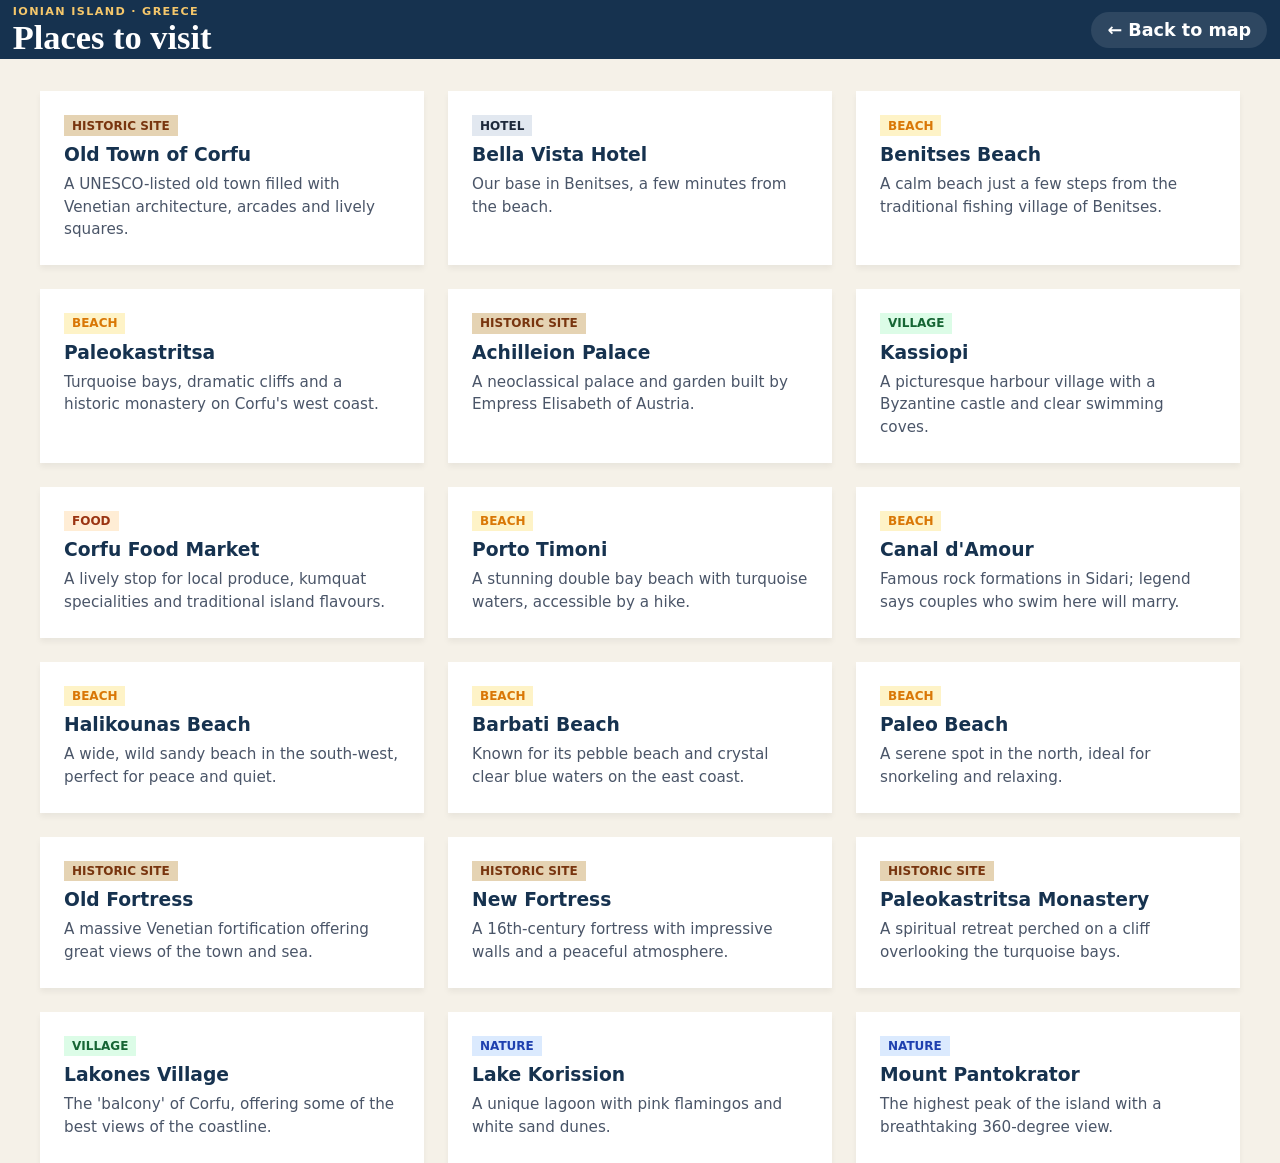
<file: liste.html>
<!DOCTYPE html>
<html lang="en">
<head>
  <meta charset="UTF-8">
  <meta name="viewport" content="width=device-width, initial-scale=1.0">
  <title>Corfu Guide | Places List</title>
  <link rel="stylesheet" href="style.css">
</head>
<body>
  <header class="site-header">
    <div class="top-row">
      <div class="heading">
        <p class="eyebrow">Ionian island · Greece</p>
        <h1>Places to visit</h1>
      </div>
      <nav class="nav-links">
        <a href="index.html" class="nav-link">← Back to map</a>
      </nav>
    </div>
  </header>

  <main class="list-container">
    <div id="places-list">
      <!-- Places will be injected here by JS -->
    </div>
  </main>

  <script src="places.js"></script>
  <script>
    const listContainer = document.getElementById('places-list');

    // Category labels mapping for consistency with map view
    const categoryLabels = {
      beach: "Beach",
      history: "Historic site",
      village: "Village",
      food: "Food",
      nature: "Nature",
      hotel: "Hotel"
    };

    places.forEach(place => {
      const card = document.createElement('a');
      card.className = 'place-card';
      card.href = `index.html?place=${encodeURIComponent(place.name)}`;

      card.innerHTML = `
        <span class="category cat-${place.category}">${categoryLabels[place.category] || place.category}</span>
        <h3>${place.name}</h3>
        <p>${place.description}</p>
      `;
      listContainer.appendChild(card);
    });
  </script>
</body>
</html>
</file>
<file: style.css>
/* Keep the page at the size of the viewport so the map can fill the screen. */
html,
body {
  margin: 0;
  height: 100%;
  font-family: "Trebuchet MS", system-ui, sans-serif;
  color: #16324f;
  background: #f5f1e8;
}

body {
  display: flex;
  flex-direction: column;
}

.site-header {
  z-index: 1000;
  display: flex;
  flex-direction: column;
  align-items: flex-start;
  justify-content: flex-start;
  gap: 0.2rem;
  min-height: 2rem;
  padding: 0.3rem 0.8rem;
  color: #fff;
  background: #16324f;
  box-sizing: border-box;
  flex-wrap: wrap;
}

.site-header .top-row {
  display: flex;
  align-items: center;
  justify-content: space-between;
  width: 100%;
  gap: 1.5rem;
}

.site-header .nav-links {
  display: flex;
  gap: 1rem;
}

.nav-link {
  color: #fff;
  text-decoration: none;
  font-size: 1.1rem;
  font-weight: 800;
  padding: 0.5rem 1rem;
  border-radius: 2rem;
  background: rgba(255, 255, 255, 0.1);
  transition: all 0.2s ease;
}

.nav-link:hover {
  background: rgba(255, 255, 255, 0.3);
}

.heading {
  min-width: 0;
  flex: 1;
}

.eyebrow {
  margin: 0 0 0.15rem;
  color: #f5c76b;
  font-size: 0.7rem;
  font-weight: 700;
  letter-spacing: 0.12em;
  text-transform: uppercase;
}

h1 {
  margin: 0;
  font-family: Georgia, serif;
  font-size: clamp(1.6rem, 4vw, 2.15rem);
  line-height: 1;
}

.subtitle {
  margin: 0.4rem 0 0;
  color: #c6d6e0;
  font-size: 0.82rem;
}

.filters {
  display: flex;
  flex-wrap: wrap;
  gap: 0.5rem;
  margin: 0.5rem 0;
}

.filter-btn {
  background: rgba(255, 255, 255, 0.2);
  border: 1px solid rgba(255, 255, 255, 0.4);
  color: #fff;
  padding: 0.4rem 0.8rem;
  border-radius: 2rem;
  cursor: pointer;
  font-size: 0.85rem;
  transition: all 0.2s ease;
}

.filter-btn:hover {
  background: rgba(255, 255, 255, 0.3);
}

.filter-btn.active {
  background: #f5c76b;
  color: #16324f;
  border-color: #f5c76b;
  font-weight: 700;
}

.directions-link {
  display: inline-block;
  margin-top: 1rem;
  color: #16324f;
  font-weight: 700;
  text-decoration: none;
  font-size: 0.85rem;
  border: 1px solid #16324f;
  padding: 0.3rem 0.6rem;
  border-radius: 0.3rem;
  transition: all 0.2s ease;
}

.directions-link:hover {
  background: #16324f;
  color: #fff;
}

/* List Page Styles */
.list-container {
  padding: 2rem 1rem;
  max-width: 1200px;
  margin: 0 auto;
  font-family: "Trebuchet MS", system-ui, sans-serif;
}
#places-list {
  display: grid;
  grid-template-columns: repeat(3, 1fr);
  gap: 1.5rem;
}
@media (max-width: 900px) {
  #places-list {
    grid-template-columns: repeat(2, 1fr);
  }
}
@media (max-width: 600px) {
  #places-list {
    grid-template-columns: 1fr;
  }
}
.place-card {
  background: #fff;
  padding: 1.5rem;
  box-shadow: 0 4px 6px rgba(0,0,0,0.05);
  transition: transform 0.2s ease, box-shadow 0.2s ease;
  border: none;
  text-decoration: none;
  color: inherit;
  display: block;
}
.place-card:hover {
  transform: translateY(-3px);
  box-shadow: 0 8px 12px rgba(0,0,0,0.1);
}
.place-card h3 {
  margin: 0 0 0.5rem;
  color: #16324f;
}
.place-card .category {
  font-size: 0.75rem;
  text-transform: uppercase;
  font-weight: 700;
  margin-bottom: 0.5rem;
  display: block;
  padding: 0.2rem 0.5rem;
  width: fit-content;
}
.place-card p {
  margin: 0;
  font-size: 0.95rem;
  line-height: 1.5;
  color: #4a5568;
}
/* Category Colors */
.cat-beach { background: #fef3c7; color: #d97706; }
.cat-history { background: #e5d3b3; color: #78350f; }
.cat-village { background: #dcfce7; color: #166534; }
.cat-food { background: #ffedd5; color: #9a3412; }
.cat-nature { background: #dbeafe; color: #1e40af; }
.cat-hotel { background: #e2e8f0; color: #1e293b; }


/* Custom Map Markers */
.custom-marker {
  width: 20px;
  height: 20px;
  border-radius: 50% 50% 50% 0;
  background: #333;
  position: absolute;
  transform: rotate(-45deg);
  left: 50%;
  top: 50%;
  margin: -10px 0 0 -10px;
  border: 2px solid #fff;
  box-shadow: 0 2px 4px rgba(0,0,0,0.3);
}

.custom-marker::after {
  content: "";
  width: 8px;
  height: 8px;
  background: #fff;
  position: absolute;
  border-radius: 50%;
  top: 50%;
  left: 50%;
  transform: translate(-50%, -50%);
}

.marker-hotel {
  width: 26px;
  height: 26px;
  margin: -13px 0 0 -13px;
}


.search-container {
  margin: 0.5rem 0;
  display: flex;
  align-items: center;
  gap: 1.5rem;
}

#search-input {
  width: 100%;
  max-width: 400px;
  padding: 0.6rem 1rem;
  border-radius: 2rem;
  border: 1px solid rgba(255, 255, 255, 0.4);
  background: rgba(255, 255, 255, 0.2);
  color: #fff;
  font-family: inherit;
  font-size: 0.9rem;
  transition: all 0.2s ease;
}

#search-input::placeholder {
  color: rgba(255, 255, 255, 0.7);
}

#search-input:focus {
  outline: none;
  background: rgba(255, 255, 255, 0.3);
  border-color: #f5c76b;
  box-shadow: 0 0 0 3px rgba(245, 199, 107, 0.3);
}

.map-key {
  margin: 0;
  display: flex;
  gap: 1rem;
  align-items: center;
  flex-shrink: 0;
  font-size: 0.78rem;
  text-align: right;
}

.place-count {
  padding: 0.45rem 0.75rem;
  border: 1px solid rgba(255, 255, 255, 0.3);
  border-radius: 999px;
  color: #fff;
  white-space: nowrap;
}

.map-key__hint {
  color: #c6d6e0;
}

main {
  flex: 1;
  min-height: 0;
  width: 100%;
  display: flex;
}

#map {
  flex: 1;
  min-height: 0;
  width: 100%;
  position: relative;
  background:
    linear-gradient(135deg, rgba(255, 255, 255, 0.28) 25%, transparent 25%) 0 0 / 28px 28px,
    #b9d8d9;
}

.map-status {
  position: absolute;
  z-index: 500;
  top: 1rem;
  left: 50%;
  display: none;
  max-width: min(90%, 430px);
  margin: 0;
  padding: 0.75rem 1rem;
  border: 1px solid rgba(22, 50, 79, 0.15);
  border-radius: 0.5rem;
  color: #16324f;
  background: rgba(255, 255, 255, 0.94);
  box-shadow: 0 0.25rem 1rem rgba(22, 50, 79, 0.15);
  font-size: 0.85rem;
  text-align: center;
  transform: translateX(-50%);
}

.map-status.is-visible {
  display: block;
}

.leaflet-control-zoom a {
  color: #16324f;
}

.place-popup {
  min-width: 190px;
}

.place-popup__category {
  margin: 0 0 0.35rem;
  color: #b26a37;
  font-size: 0.68rem;
  font-weight: 700;
  letter-spacing: 0.1em;
  text-transform: uppercase;
}

.place-popup h2 {
  margin: 0 0 0.35rem;
  color: #16324f;
  font-family: Georgia, serif;
  font-size: 1.15rem;
}

.place-popup p:last-child {
  margin: 0;
  color: #465866;
  font-size: 0.85rem;
  line-height: 1.45;
}

@media (max-width: 560px) {
  .site-header {
    align-items: flex-start;
    flex-direction: column;
    gap: 0.7rem;
    padding: 1rem;
  }

  .map-key {
    justify-content: space-between;
    width: 100%;
    text-align: left;
  }

  .map-key__hint {
    font-size: 0.7rem;
  }
}

@media (max-width: 600px) {
  .site-header {
    flex-direction: column;
    align-items: flex-start;
    padding: 1rem;
    height: auto;
  }

  .filters {
    justify-content: flex-start;
  }

  .filter-btn {
    padding: 0.3rem 0.6rem;
    font-size: 0.75rem;
  }

  .search-container {
    width: 100%;
    flex-direction: column;
    align-items: flex-start;
    gap: 0.5rem;
  }

  #search-input {
    max-width: none;
    width: 90%;
  }

  .map-key {
    font-size: 0.8rem;
    margin-top: 0.5rem;
  }

  .nav-link {
  font-size: 0.8rem;
  font-weight: 600;
  padding: 0.3rem 0.7rem;
  }

}
</file>
